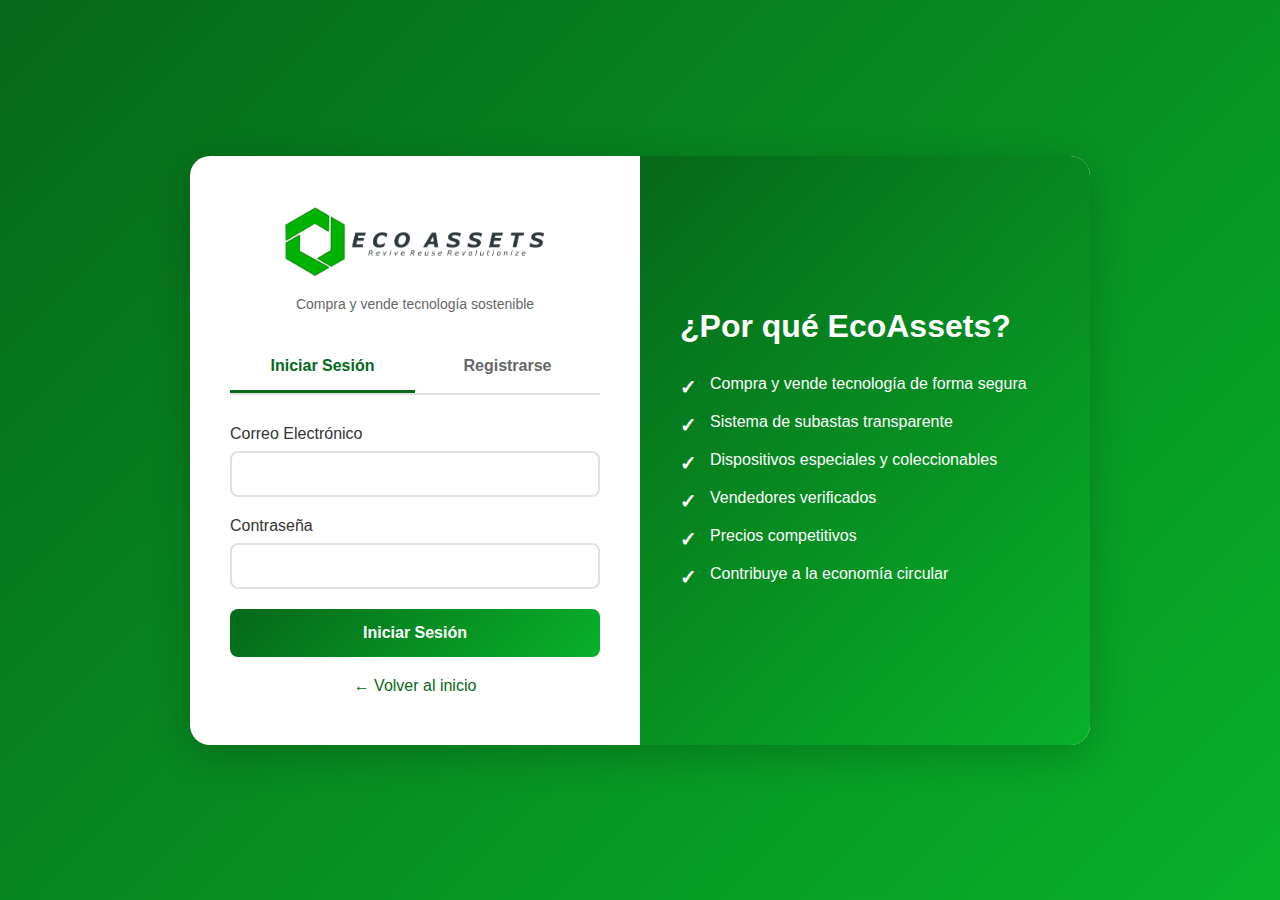
<file: EcoAssets/frontend/admin.html>
<!DOCTYPE html>
<html lang="es">
<head>
    <meta charset="UTF-8">
    <meta name="viewport" content="width=device-width, initial-scale=1.0">
    <title>Panel de Administración - EcoAssets</title>
    <style>
        * {
            margin: 0;
            padding: 0;
            box-sizing: border-box;
        }

        body {
            font-family: 'Segoe UI', Tahoma, Geneva, Verdana, sans-serif;
            background-color: #f5f5f5;
            color: #2D393C;
        }

        .header {
            background: linear-gradient(135deg, #066819, #08B12A);
            color: white;
            padding: 20px 30px;
            box-shadow: 0 2px 10px rgba(0,0,0,0.1);
        }

        .header-content {
            display: flex;
            justify-content: space-between;
            align-items: center;
            max-width: 1400px;
            margin: 0 auto;
        }

        .header h1 {
            font-size: 28px;
        }

        .user-info {
            display: flex;
            align-items: center;
            gap: 15px;
        }

        .btn-logout {
            background: rgba(255,255,255,0.2);
            color: white;
            border: 2px solid white;
            padding: 8px 20px;
            border-radius: 6px;
            cursor: pointer;
            font-weight: 600;
            transition: 0.3s;
        }

        .btn-logout:hover {
            background: white;
            color: #066819;
        }

        .container {
            max-width: 1400px;
            margin: 30px auto;
            padding: 0 20px;
        }

        .stats-grid {
            display: grid;
            grid-template-columns: repeat(auto-fit, minmax(250px, 1fr));
            gap: 20px;
            margin-bottom: 30px;
        }

        .stat-card {
            background: white;
            padding: 25px;
            border-radius: 12px;
            box-shadow: 0 2px 10px rgba(0,0,0,0.1);
            transition: transform 0.3s;
        }

        .stat-card:hover {
            transform: translateY(-5px);
        }

        .stat-icon {
            font-size: 40px;
            margin-bottom: 15px;
        }

        .stat-value {
            font-size: 36px;
            font-weight: bold;
            color: #066819;
            margin-bottom: 5px;
        }

        .stat-label {
            color: #666;
            font-size: 16px;
        }

        .content-section {
            background: white;
            border-radius: 12px;
            padding: 30px;
            box-shadow: 0 2px 10px rgba(0,0,0,0.1);
            margin-bottom: 30px;
        }

        .section-title {
            font-size: 24px;
            color: #066819;
            margin-bottom: 20px;
            padding-bottom: 10px;
            border-bottom: 2px solid #e0e0e0;
        }

        .chart-container {
            height: 300px;
            display: flex;
            align-items: flex-end;
            gap: 20px;
            padding: 20px 0;
        }

        .chart-bar {
            flex: 1;
            background: linear-gradient(180deg, #08B12A, #066819);
            border-radius: 8px 8px 0 0;
            display: flex;
            flex-direction: column;
            justify-content: flex-end;
            align-items: center;
            color: white;
            padding: 10px;
            transition: all 0.3s;
            cursor: pointer;
        }

        .chart-bar:hover {
            opacity: 0.8;
            transform: scale(1.05);
        }

        .chart-value {
            font-size: 18px;
            font-weight: bold;
            margin-bottom: 10px;
        }

        .chart-label {
            font-size: 12px;
            text-align: center;
            margin-top: auto;
        }

        .table-container {
            overflow-x: auto;
        }

        table {
            width: 100%;
            border-collapse: collapse;
        }

        thead {
            background-color: #066819;
            color: white;
        }

        th, td {
            padding: 15px;
            text-align: left;
            border-bottom: 1px solid #e0e0e0;
        }

        tbody tr:hover {
            background-color: #f5f5f5;
        }

        .badge {
            display: inline-block;
            padding: 5px 12px;
            border-radius: 20px;
            font-size: 12px;
            font-weight: 600;
        }

        .badge-success {
            background-color: #e5ffe5;
            color: #2e7d32;
        }

        .badge-warning {
            background-color: #fff8e5;
            color: #f57c00;
        }

        .badge-info {
            background-color: #e5f3ff;
            color: #0277bd;
        }

        .tabs {
            display: flex;
            gap: 10px;
            margin-bottom: 20px;
            border-bottom: 2px solid #e0e0e0;
        }

        .tab-btn {
            padding: 12px 24px;
            background: none;
            border: none;
            cursor: pointer;
            font-size: 16px;
            font-weight: 600;
            color: #666;
            border-bottom: 3px solid transparent;
            transition: all 0.3s;
        }

        .tab-btn.active {
            color: #066819;
            border-bottom-color: #066819;
        }

        .tab-content {
            display: none;
        }

        .tab-content.active {
            display: block;
        }

        .loading {
            text-align: center;
            padding: 40px;
            color: #666;
        }

        .loading-spinner {
            border: 4px solid #f3f3f3;
            border-top: 4px solid #066819;
            border-radius: 50%;
            width: 40px;
            height: 40px;
            animation: spin 1s linear infinite;
            margin: 20px auto;
        }

        @keyframes spin {
            0% { transform: rotate(0deg); }
            100% { transform: rotate(360deg); }
        }
    </style>
</head>
<body>
    <div class="header">
        <div class="header-content">
            <h1>📊 Panel de Administración</h1>
            <div class="user-info">
                <span id="adminName">Admin</span>
                <button class="btn-logout" onclick="cerrarSesion()">Cerrar Sesión</button>
            </div>
        </div>
    </div>

    <div class="container">
        <!-- ESTADÍSTICAS PRINCIPALES -->
        <div class="stats-grid">
            <div class="stat-card">
                <div class="stat-icon">👥</div>
                <div class="stat-value" id="totalUsuarios">-</div>
                <div class="stat-label">Usuarios Registrados</div>
            </div>

            <div class="stat-card">
                <div class="stat-icon">📱</div>
                <div class="stat-value" id="totalDispositivos">-</div>
                <div class="stat-label">Dispositivos en Venta</div>
            </div>

            <div class="stat-card">
                <div class="stat-icon">📦</div>
                <div class="stat-value" id="pedidosActivos">-</div>
                <div class="stat-label">Pedidos Activos</div>
            </div>

            <div class="stat-card">
                <div class="stat-icon">💰</div>
                <div class="stat-value" id="ventasTotales">-</div>
                <div class="stat-label">Ventas Totales</div>
            </div>
        </div>

        <!-- GRÁFICO DE DISPOSITIVOS POR CATEGORÍA -->
        <div class="content-section">
            <h2 class="section-title">Dispositivos por Categoría</h2>
            <div id="chartContainer" class="chart-container">
                <div class="loading">
                    <div class="loading-spinner"></div>
                    <p>Cargando estadísticas...</p>
                </div>
            </div>
        </div>

        <!-- TABS DE INFORMACIÓN -->
        <div class="content-section">
            <div class="tabs">
                <button class="tab-btn active" onclick="switchTab('dispositivos')">Dispositivos</button>
                <button class="tab-btn" onclick="switchTab('usuarios')">Usuarios</button>
                <button class="tab-btn" onclick="switchTab('actividad')">Actividad Reciente</button>
            </div>

            <!-- TAB DISPOSITIVOS -->
            <div id="dispositivosTab" class="tab-content active">
                <div class="table-container">
                    <table>
                        <thead>
                            <tr>
                                <th>ID</th>
                                <th>Nombre</th>
                                <th>Categoría</th>
                                <th>Precio</th>
                                <th>Vendedor</th>
                                <th>Estado</th>
                            </tr>
                        </thead>
                        <tbody id="dispositivosTable">
                            <tr>
                                <td colspan="6" class="loading">Cargando datos...</td>
                            </tr>
                        </tbody>
                    </table>
                </div>
            </div>

            <!-- TAB USUARIOS -->
            <div id="usuariosTab" class="tab-content">
                <div class="table-container">
                    <table>
                        <thead>
                            <tr>
                                <th>ID</th>
                                <th>Nombre</th>
                                <th>Correo</th>
                                <th>Celular</th>
                                <th>Fecha Registro</th>
                                <th>Tipo</th>
                            </tr>
                        </thead>
                        <tbody id="usuariosTable">
                            <tr>
                                <td colspan="6" class="loading">Cargando datos...</td>
                            </tr>
                        </tbody>
                    </table>
                </div>
            </div>

            <!-- TAB ACTIVIDAD -->
            <div id="actividadTab" class="tab-content">
                <p>Actividad reciente del sistema</p>
                <ul id="actividadList" style="padding: 20px;">
                    <li>Sistema iniciado correctamente</li>
                </ul>
            </div>
        </div>
    </div>

    <script>
        const API_URL = 'http://localhost:8080/api';
        let dashboardData = null;

        // Verificar autenticación
        window.addEventListener('load', () => {
            const usuario = localStorage.getItem('usuario');
            if (!usuario) {
                window.location.href = 'login.html';
                return;
            }

            const userData = JSON.parse(usuario);
            if (!userData.esAdmin) {
                alert('No tienes permisos de administrador');
                window.location.href = 'index.html';
                return;
            }

            document.getElementById('adminName').textContent = userData.nombre;
            cargarDashboard();
        });

        async function cargarDashboard() {
            try {
                const response = await fetch(`${API_URL}/admin/dashboard`);
                
                if (response.ok) {
                    dashboardData = await response.json();
                    actualizarEstadisticas(dashboardData);
                    generarGrafico(dashboardData.dispositivosPorCategoria);
                    cargarDispositivos();
                    cargarUsuarios();
                } else {
                    console.error('Error al cargar dashboard');
                }
            } catch (error) {
                console.error('Error:', error);
                // Usar datos de ejemplo si falla la conexión
                usarDatosEjemplo();
            }
        }

        function actualizarEstadisticas(data) {
            document.getElementById('totalUsuarios').textContent = data.totalUsuarios || 0;
            document.getElementById('totalDispositivos').textContent = data.totalDispositivos || 0;
            document.getElementById('pedidosActivos').textContent = data.pedidosActivos || 0;
            
            const ventas = data.ventasTotales || 0;
            document.getElementById('ventasTotales').textContent = 
                '$' + ventas.toLocaleString('es-CO');
        }

        function generarGrafico(categorias) {
            const container = document.getElementById('chartContainer');
            container.innerHTML = '';

            if (!categorias || Object.keys(categorias).length === 0) {
                container.innerHTML = '<p>No hay datos disponibles</p>';
                return;
            }

            const maxValue = Math.max(...Object.values(categorias));

            Object.entries(categorias).forEach(([nombre, cantidad]) => {
                const bar = document.createElement('div');
                bar.className = 'chart-bar';
                bar.style.height = `${(cantidad / maxValue) * 100}%`;
                bar.innerHTML = `
                    <div class="chart-value">${cantidad}</div>
                    <div class="chart-label">${nombre}</div>
                `;
                container.appendChild(bar);
            });
        }

        async function cargarDispositivos() {
            try {
                const response = await fetch(`${API_URL}/dispositivos`);
                
                if (response.ok) {
                    const dispositivos = await response.json();
                    mostrarDispositivos(dispositivos);
                }
            } catch (error) {
                console.error('Error:', error);
                mostrarDispositivosEjemplo();
            }
        }

        function mostrarDispositivos(dispositivos) {
            const tbody = document.getElementById('dispositivosTable');
            tbody.innerHTML = '';

            if (dispositivos.length === 0) {
                tbody.innerHTML = '<tr><td colspan="6">No hay dispositivos registrados</td></tr>';
                return;
            }

            dispositivos.slice(0, 10).forEach(disp => {
                const tr = document.createElement('tr');
                tr.innerHTML = `
                    <td>${disp.codigo}</td>
                    <td>${disp.nombre}</td>
                    <td>${disp.categoria?.nombre || 'N/A'}</td>
                    <td>$${disp.precioActual?.toLocaleString('es-CO')}</td>
                    <td>${disp.usuario?.nombre || 'N/A'}</td>
                    <td>
                        <span class="badge ${disp.vendido ? 'badge-success' : 'badge-info'}">
                            ${disp.vendido ? 'Vendido' : 'Disponible'}
                        </span>
                    </td>
                `;
                tbody.appendChild(tr);
            });
        }

        async function cargarUsuarios() {
            try {
                const response = await fetch(`${API_URL}/usuarios`);
                
                if (response.ok) {
                    const usuarios = await response.json();
                    mostrarUsuarios(usuarios);
                }
            } catch (error) {
                console.error('Error:', error);
                mostrarUsuariosEjemplo();
            }
        }

        function mostrarUsuarios(usuarios) {
            const tbody = document.getElementById('usuariosTable');
            tbody.innerHTML = '';

            if (usuarios.length === 0) {
                tbody.innerHTML = '<tr><td colspan="6">No hay usuarios registrados</td></tr>';
                return;
            }

            usuarios.slice(0, 10).forEach(user => {
                const tr = document.createElement('tr');
                const fecha = new Date(user.fechaRegistro).toLocaleDateString('es-CO');
                tr.innerHTML = `
                    <td>${user.idUsuario}</td>
                    <td>${user.nombre}</td>
                    <td>${user.correo}</td>
                    <td>${user.celular}</td>
                    <td>${fecha}</td>
                    <td>
                        <span class="badge ${user.esAdmin ? 'badge-warning' : 'badge-info'}">
                            ${user.esAdmin ? 'Admin' : 'Usuario'}
                        </span>
                    </td>
                `;
                tbody.appendChild(tr);
            });
        }

        function switchTab(tab) {
            // Actualizar botones
            document.querySelectorAll('.tab-btn').forEach(btn => btn.classList.remove('active'));
            event.target.classList.add('active');

            // Actualizar contenido
            document.querySelectorAll('.tab-content').forEach(content => content.classList.remove('active'));
            document.getElementById(tab + 'Tab').classList.add('active');
        }

        function cerrarSesion() {
            localStorage.removeItem('usuario');
            window.location.href = 'login.html';
        }

        // Datos de ejemplo si falla la conexión
        function usarDatosEjemplo() {
            const datosEjemplo = {
                totalUsuarios: 150,
                totalDispositivos: 320,
                pedidosActivos: 45,
                ventasTotales: 15000000,
                dispositivosPorCategoria: {
                    'Teléfonos': 80,
                    'Computadores': 65,
                    'Audio': 45,
                    'Gaming': 55,
                    'Tablets': 35,
                    'Accesorios': 40
                }
            };

            actualizarEstadisticas(datosEjemplo);
            generarGrafico(datosEjemplo.dispositivosPorCategoria);
            mostrarDispositivosEjemplo();
            mostrarUsuariosEjemplo();
        }

        function mostrarDispositivosEjemplo() {
            const tbody = document.getElementById('dispositivosTable');
            tbody.innerHTML = `
                <tr><td>1</td><td>iPhone 11</td><td>Teléfonos</td><td>$1,200,000</td><td>user1</td><td><span class="badge badge-info">Disponible</span></td></tr>
                <tr><td>2</td><td>PS4</td><td>Gaming</td><td>$800,000</td><td>user2</td><td><span class="badge badge-info">Disponible</span></td></tr>
                <tr><td>3</td><td>Laptop HP</td><td>Computadores</td><td>$1,500,000</td><td>user3</td><td><span class="badge badge-success">Vendido</span></td></tr>
            `;
        }

        function mostrarUsuariosEjemplo() {
            const tbody = document.getElementById('usuariosTable');
            tbody.innerHTML = `
                <tr><td>1</td><td>admin</td><td>admin@ecoassets.com</td><td>3001234567</td><td>${new Date().toLocaleDateString('es-CO')}</td><td><span class="badge badge-warning">Admin</span></td></tr>
                <tr><td>2</td><td>usuario1</td><td>usuario1@email.com</td><td>3007654321</td><td>${new Date().toLocaleDateString('es-CO')}</td><td><span class="badge badge-info">Usuario</span></td></tr>
            `;
        }
    </script>
</body>
</html>
</file>
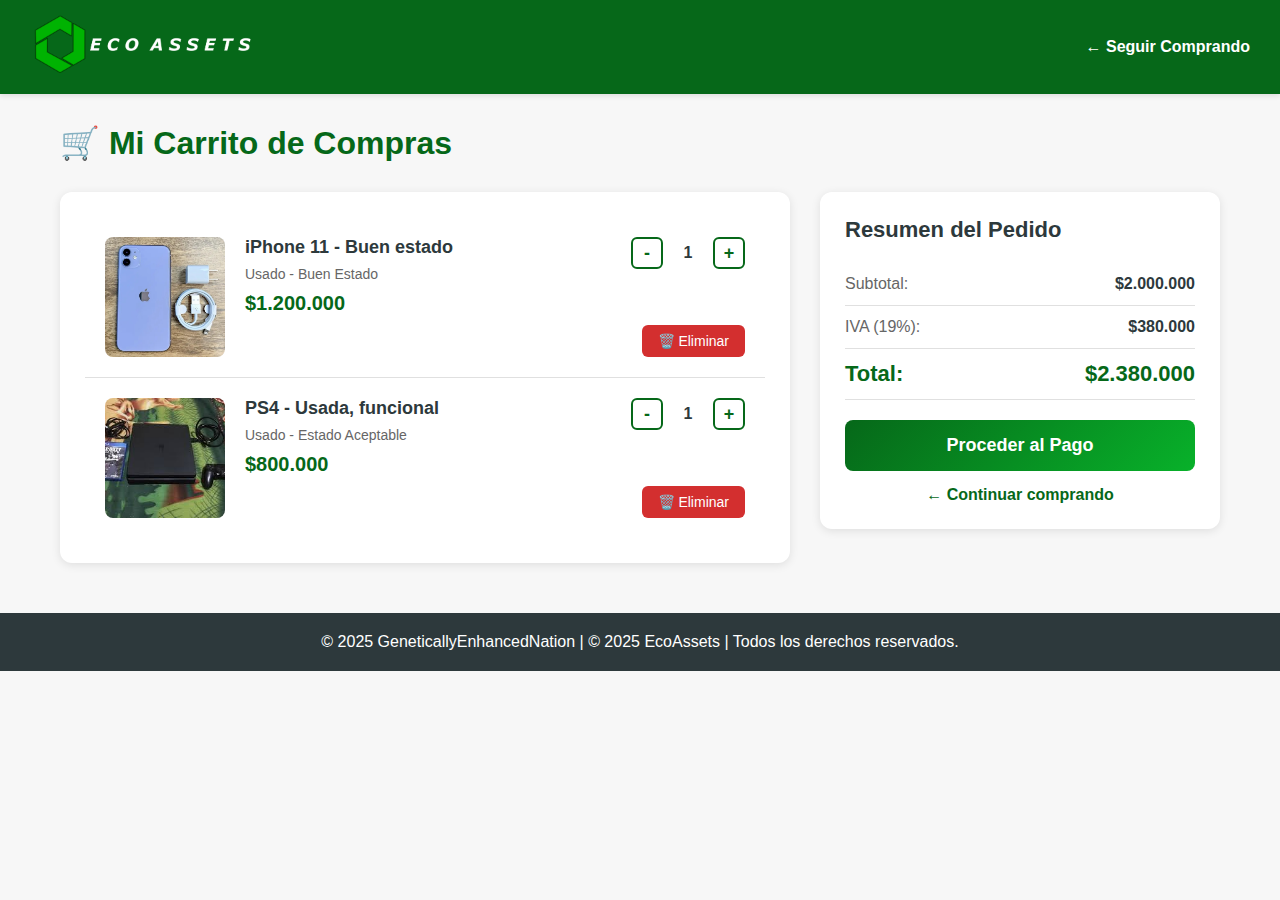
<file: EcoAssets/frontend/carrito.html>
<!DOCTYPE html>
<html lang="es">

<head>
    <meta charset="UTF-8">
    <meta name="viewport" content="width=device-width, initial-scale=1.0">
    <title>Carrito de Compras - EcoAssets</title>
    <style>
        * {
            margin: 0;
            padding: 0;
            box-sizing: border-box;
        }

        body {
            font-family: 'Segoe UI', Tahoma, Geneva, Verdana, sans-serif;
            background-color: #f7f7f7;
            color: #2D393C;
        }

        /* HEADER */
        header {
            background-color: #066819;
            color: white;
            padding: 15px 30px;
            box-shadow: 0 2px 5px rgba(0, 0, 0, 0.1);
        }

        nav {
            display: flex;
            align-items: center;
            justify-content: space-between;
            max-width: 1400px;
            margin: 0 auto;
        }

        .logo img {
            height: 60px;
        }

        .back-link {
            color: white;
            text-decoration: none;
            font-size: 16px;
            font-weight: 600;
            transition: 0.3s;
        }

        .back-link:hover {
            opacity: 0.8;
        }

        /* MAIN */
        .container {
            max-width: 1200px;
            margin: 30px auto;
            padding: 0 20px;
        }

        h1 {
            font-size: 32px;
            color: #066819;
            margin-bottom: 30px;
        }

        .cart-empty {
            text-align: center;
            padding: 60px 20px;
            background: white;
            border-radius: 12px;
            box-shadow: 0 2px 10px rgba(0, 0, 0, 0.1);
        }

        .cart-empty-icon {
            font-size: 80px;
            margin-bottom: 20px;
        }

        .cart-empty h2 {
            color: #666;
            margin-bottom: 15px;
        }

        .btn-primary {
            display: inline-block;
            background: linear-gradient(135deg, #066819, #08B12A);
            color: white;
            padding: 12px 30px;
            border-radius: 8px;
            text-decoration: none;
            font-weight: 600;
            transition: 0.3s;
            border: none;
            cursor: pointer;
            font-size: 16px;
        }

        .btn-primary:hover {
            transform: translateY(-2px);
            box-shadow: 0 5px 15px rgba(6, 104, 25, 0.4);
        }

        .cart-content {
            display: grid;
            grid-template-columns: 1fr 400px;
            gap: 30px;
        }

        /* ITEMS DEL CARRITO */
        .cart-items {
            background: white;
            border-radius: 12px;
            padding: 25px;
            box-shadow: 0 2px 10px rgba(0, 0, 0, 0.1);
        }

        .cart-item {
            display: flex;
            gap: 20px;
            padding: 20px;
            border-bottom: 1px solid #e0e0e0;
            transition: 0.3s;
        }

        .cart-item:hover {
            background-color: #f9f9f9;
        }

        .cart-item:last-child {
            border-bottom: none;
        }

        .item-image {
            width: 120px;
            height: 120px;
            object-fit: cover;
            border-radius: 8px;
        }

        .item-details {
            flex: 1;
        }

        .item-name {
            font-size: 18px;
            font-weight: 600;
            color: #2D393C;
            margin-bottom: 8px;
        }

        .item-state {
            color: #666;
            font-size: 14px;
            margin-bottom: 10px;
        }

        .item-price {
            font-size: 20px;
            font-weight: bold;
            color: #066819;
        }

        .item-actions {
            display: flex;
            flex-direction: column;
            justify-content: space-between;
            align-items: flex-end;
        }

        .quantity-control {
            display: flex;
            align-items: center;
            gap: 10px;
            margin-bottom: 15px;
        }

        .quantity-btn {
            width: 32px;
            height: 32px;
            border: 2px solid #066819;
            background: white;
            color: #066819;
            border-radius: 6px;
            cursor: pointer;
            font-size: 18px;
            font-weight: bold;
            transition: 0.3s;
        }

        .quantity-btn:hover {
            background: #066819;
            color: white;
        }

        .quantity-value {
            font-size: 16px;
            font-weight: 600;
            min-width: 30px;
            text-align: center;
        }

        .btn-remove {
            background: #d32f2f;
            color: white;
            border: none;
            padding: 8px 16px;
            border-radius: 6px;
            cursor: pointer;
            font-size: 14px;
            transition: 0.3s;
        }

        .btn-remove:hover {
            background: #b71c1c;
        }

        /* RESUMEN */
        .cart-summary {
            background: white;
            border-radius: 12px;
            padding: 25px;
            box-shadow: 0 2px 10px rgba(0, 0, 0, 0.1);
            height: fit-content;
            position: sticky;
            top: 20px;
        }

        .summary-title {
            font-size: 22px;
            font-weight: 600;
            margin-bottom: 20px;
            color: #2D393C;
        }

        .summary-row {
            display: flex;
            justify-content: space-between;
            padding: 12px 0;
            border-bottom: 1px solid #e0e0e0;
        }

        .summary-row:last-child {
            border-bottom: none;
            padding-top: 20px;
            margin-top: 10px;
            border-top: 2px solid #066819;
        }

        .summary-label {
            color: #666;
            font-size: 16px;
        }

        .summary-value {
            font-weight: 600;
            color: #2D393C;
            font-size: 16px;
        }

        .summary-total .summary-label,
        .summary-total .summary-value {
            font-size: 22px;
            font-weight: bold;
            color: #066819;
        }

        .btn-checkout {
            width: 100%;
            margin-top: 20px;
            padding: 15px;
            font-size: 18px;
        }

        .continue-shopping {
            text-align: center;
            margin-top: 15px;
        }

        .continue-shopping a {
            color: #066819;
            text-decoration: none;
            font-weight: 600;
        }

        .continue-shopping a:hover {
            text-decoration: underline;
        }

        /* FOOTER */
        footer {
            text-align: center;
            background-color: #2D393C;
            color: white;
            padding: 20px;
            margin-top: 50px;
        }

        /* RESPONSIVE */
        @media (max-width: 968px) {
            .cart-content {
                grid-template-columns: 1fr;
            }

            .cart-summary {
                position: static;
            }

            .cart-item {
                flex-direction: column;
            }

            .item-image {
                width: 100%;
                height: 200px;
            }

            .item-actions {
                flex-direction: row;
                justify-content: space-between;
                align-items: center;
                width: 100%;
            }
        }
    </style>
</head>

<body>
    <header>
        <nav>
            <div class="logo">
                <img src="img/logo.png" alt="Logo EcoAssets">
            </div>
            <a href="index.html" class="back-link">← Seguir Comprando</a>
        </nav>
    </header>

    <div class="container">
        <h1>🛒 Mi Carrito de Compras</h1>

        <!-- CARRITO VACÍO -->
        <div id="emptyCart" class="cart-empty" style="display: none;">
            <div class="cart-empty-icon">🛒</div>
            <h2>Tu carrito está vacío</h2>
            <p style="color: #666; margin-bottom: 25px;">Agrega productos para comenzar tu compra</p>
            <a href="index.html" class="btn-primary">Explorar Productos</a>
        </div>

        <!-- CARRITO CON ITEMS -->
        <div id="cartContent" class="cart-content">
            <!-- ITEMS -->
            <div class="cart-items">
                <div id="cartItemsContainer">
                    <!-- Los items se cargarán dinámicamente -->
                </div>
            </div>

            <!-- RESUMEN -->
            <div class="cart-summary">
                <h2 class="summary-title">Resumen del Pedido</h2>

                <div class="summary-row">
                    <span class="summary-label">Subtotal:</span>
                    <span class="summary-value" id="subtotal">$0</span>
                </div>

                <div class="summary-row">
                    <span class="summary-label">IVA (19%):</span>
                    <span class="summary-value" id="iva">$0</span>
                </div>

                <div class="summary-row summary-total">
                    <span class="summary-label">Total:</span>
                    <span class="summary-value" id="total">$0</span>
                </div>

                <button class="btn-primary btn-checkout" onclick="realizarCompra()">
                    Proceder al Pago
                </button>

                <div class="continue-shopping">
                    <a href="index.html">← Continuar comprando</a>
                </div>
            </div>
        </div>
    </div>

    <footer>
        <p>© 2025 GeneticallyEnhancedNation | © 2025 EcoAssets | Todos los derechos reservados.</p>
    </footer>

    <script>
        const API_URL = 'http://localhost:8080/api';
        let carritoItems = [];

        // Cargar carrito al iniciar
        window.addEventListener('load', () => {
            cargarCarrito();
        });

        function cargarCarrito() {
            // Obtener carrito del localStorage (simulación)
            const carritoGuardado = localStorage.getItem('carrito');

            if (carritoGuardado) {
                carritoItems = JSON.parse(carritoGuardado);
            } else {
                // Datos de ejemplo para demostración
                carritoItems = [
                    {
                        id: 1,
                        nombre: 'iPhone 11 - Buen estado',
                        precio: 1200000,
                        cantidad: 1,
                        imagen: 'img/placeholder1.jpg',
                        estado: 'Usado - Buen Estado'
                    },
                    {
                        id: 2,
                        nombre: 'PS4 - Usada, funcional',
                        precio: 800000,
                        cantidad: 1,
                        imagen: 'img/placeholder2.jpg',
                        estado: 'Usado - Estado Aceptable'
                    }
                ];
            }

            if (carritoItems.length === 0) {
                mostrarCarritoVacio();
            } else {
                mostrarCarritoConItems();
            }
        }

        function mostrarCarritoVacio() {
            document.getElementById('emptyCart').style.display = 'block';
            document.getElementById('cartContent').style.display = 'none';
        }

        function mostrarCarritoConItems() {
            document.getElementById('emptyCart').style.display = 'none';
            document.getElementById('cartContent').style.display = 'grid';

            renderizarItems();
            actualizarTotales();
        }

        function renderizarItems() {
            const container = document.getElementById('cartItemsContainer');
            container.innerHTML = '';

            carritoItems.forEach((item, index) => {
                const itemDiv = document.createElement('div');
                itemDiv.className = 'cart-item';
                itemDiv.innerHTML = `
                    <img src="${item.imagen}" alt="${item.nombre}" class="item-image">
                    
                    <div class="item-details">
                        <h3 class="item-name">${item.nombre}</h3>
                        <p class="item-state">${item.estado}</p>
                        <p class="item-price">$${item.precio.toLocaleString('es-CO')}</p>
                    </div>

                    <div class="item-actions">
                        <div class="quantity-control">
                            <button class="quantity-btn" onclick="cambiarCantidad(${index}, -1)">-</button>
                            <span class="quantity-value">${item.cantidad}</span>
                            <button class="quantity-btn" onclick="cambiarCantidad(${index}, 1)">+</button>
                        </div>
                        <button class="btn-remove" onclick="eliminarItem(${index})">
                            🗑️ Eliminar
                        </button>
                    </div>
                `;
                container.appendChild(itemDiv);
            });
        }

        function cambiarCantidad(index, cambio) {
            carritoItems[index].cantidad += cambio;

            if (carritoItems[index].cantidad <= 0) {
                eliminarItem(index);
            } else {
                guardarCarrito();
                renderizarItems();
                actualizarTotales();
            }
        }

        function eliminarItem(index) {
            if (confirm('¿Estás seguro de eliminar este producto?')) {
                carritoItems.splice(index, 1);
                guardarCarrito();

                if (carritoItems.length === 0) {
                    mostrarCarritoVacio();
                } else {
                    renderizarItems();
                    actualizarTotales();
                }
            }
        }

        function actualizarTotales() {
            let subtotal = 0;

            carritoItems.forEach(item => {
                subtotal += item.precio * item.cantidad;
            });

            const iva = subtotal * 0.19;
            const total = subtotal + iva;

            document.getElementById('subtotal').textContent = '$' + subtotal.toLocaleString('es-CO');
            document.getElementById('iva').textContent = '$' + Math.round(iva).toLocaleString('es-CO');
            document.getElementById('total').textContent = '$' + Math.round(total).toLocaleString('es-CO');
        }

        function guardarCarrito() {
            localStorage.setItem('carrito', JSON.stringify(carritoItems));
        }

        async function realizarCompra() {
            // Verificar si hay sesión iniciada
            const usuario = localStorage.getItem('usuario');

            if (!usuario) {
                alert('Debes iniciar sesión para realizar la compra');
                window.location.href = 'login.html';
                return;
            }

            if (carritoItems.length === 0) {
                alert('Tu carrito está vacío');
                return;
            }

            if (confirm('¿Confirmas la compra de estos productos?')) {
                try {
                    const userData = JSON.parse(usuario);

                    // Aquí llamarías a la API para crear el pedido
                    // const response = await fetch(`${API_URL}/pedidos`, {
                    //     method: 'POST',
                    //     headers: { 'Content-Type': 'application/json' },
                    //     body: JSON.stringify({ usuarioId: userData.idUsuario })
                    // });

                    // Simulación
                    alert('¡Compra realizada exitosamente! 🎉\n\nRecibirás un correo con los detalles de tu pedido.');

                    // Limpiar carrito
                    carritoItems = [];
                    guardarCarrito();
                    mostrarCarritoVacio();

                    // Redireccionar después de 2 segundos
                    setTimeout(() => {
                        window.location.href = 'index.html';
                    }, 2000);

                } catch (error) {
                    console.error('Error:', error);
                    alert('Error al procesar la compra. Intenta nuevamente.');
                }
            }
        }
    </script>
</body>

</html>
</file>
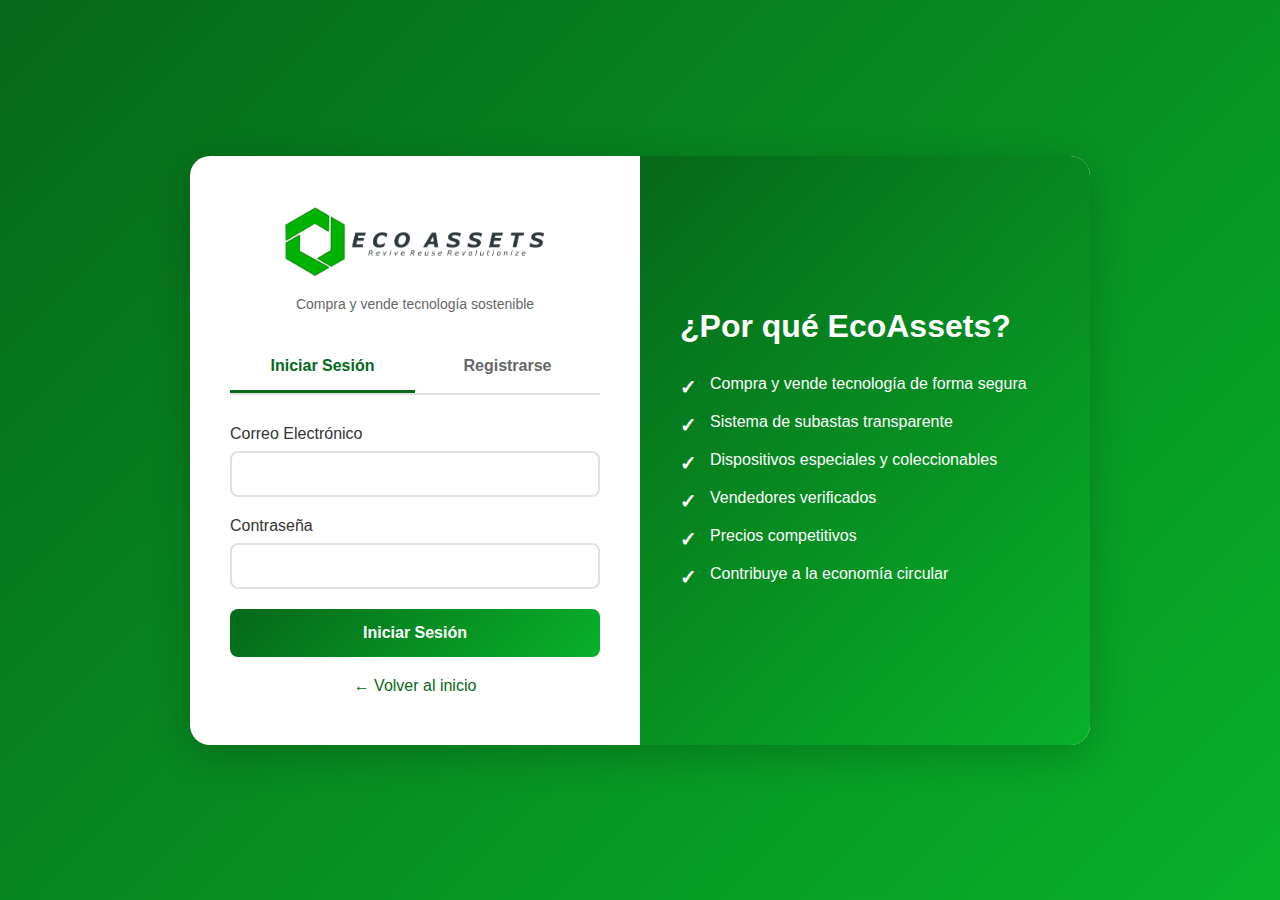
<file: EcoAssets/frontend/login.html>
<!DOCTYPE html>
<html lang="es">

<head>
    <meta charset="UTF-8">
    <link rel="icon" href="img/icon.png" type="image/x-icon">
    <meta name="viewport" content="width=device-width, initial-scale=1.0">
    <title>Iniciar Sesión / Registrarse - EcoAssets</title>
    <style>
        * {
            margin: 0;
            padding: 0;
            box-sizing: border-box;
        }

        body {
            font-family: 'Segoe UI', Tahoma, Geneva, Verdana, sans-serif;
            background: linear-gradient(135deg, #066819, #08B12A);
            min-height: 100vh;
            display: flex;
            align-items: center;
            justify-content: center;
            padding: 20px;
        }

        .container {
            background: white;
            border-radius: 20px;
            box-shadow: 0 10px 40px rgba(0, 0, 0, 0.2);
            overflow: hidden;
            max-width: 900px;
            width: 100%;
            display: flex;
        }

        .form-side {
            flex: 1;
            padding: 50px 40px;
        }

        .info-side {
            flex: 1;
            background: linear-gradient(135deg, #066819, #08B12A);
            color: white;
            padding: 50px 40px;
            display: flex;
            flex-direction: column;
            justify-content: center;
        }

        .logo {
            text-align: center;
            margin-bottom: 30px;
        }

        .logo h1 {
            color: #066819;
            font-size: 32px;
            margin-bottom: 10px;
        }

        .logo p {
            color: #666;
            font-size: 14px;
        }

        .tabs {
            display: flex;
            margin-bottom: 30px;
            border-bottom: 2px solid #e0e0e0;
        }

        .tab {
            flex: 1;
            padding: 15px;
            text-align: center;
            cursor: pointer;
            font-weight: 600;
            color: #666;
            transition: all 0.3s;
            border-bottom: 3px solid transparent;
        }

        .tab.active {
            color: #066819;
            border-bottom-color: #066819;
        }

        .form-container {
            display: none;
        }

        .form-container.active {
            display: block;
        }

        .form-group {
            margin-bottom: 20px;
        }

        .form-group label {
            display: block;
            margin-bottom: 8px;
            color: #333;
            font-weight: 500;
        }

        .form-group input {
            width: 100%;
            padding: 12px 15px;
            border: 2px solid #e0e0e0;
            border-radius: 8px;
            font-size: 16px;
            transition: border 0.3s;
        }

        .form-group input:focus {
            outline: none;
            border-color: #066819;
        }

        .form-group small {
            display: block;
            margin-top: 5px;
            color: #666;
            font-size: 13px;
        }

        .btn-submit {
            width: 100%;
            padding: 15px;
            background: linear-gradient(135deg, #066819, #08B12A);
            color: white;
            border: none;
            border-radius: 8px;
            font-size: 16px;
            font-weight: 600;
            cursor: pointer;
            transition: all 0.3s;
        }

        .btn-submit:hover {
            transform: translateY(-2px);
            box-shadow: 0 5px 15px rgba(6, 104, 25, 0.4);
        }

        .message {
            padding: 12px;
            border-radius: 8px;
            margin-bottom: 20px;
            display: none;
        }

        .message.error {
            background-color: #ffe5e5;
            color: #d32f2f;
            border: 1px solid #d32f2f;
        }

        .message.success {
            background-color: #e5ffe5;
            color: #2e7d32;
            border: 1px solid #2e7d32;
        }

        .info-side h2 {
            font-size: 32px;
            margin-bottom: 20px;
        }

        .info-side ul {
            list-style: none;
        }

        .info-side li {
            padding: 10px 0;
            padding-left: 30px;
            position: relative;
        }

        .info-side li:before {
            content: "✓";
            position: absolute;
            left: 0;
            font-weight: bold;
            font-size: 20px;
        }

        .back-link {
            text-align: center;
            margin-top: 20px;
        }

        .back-link a {
            color: #066819;
            text-decoration: none;
            font-weight: 500;
        }

        .back-link a:hover {
            text-decoration: underline;
        }

        @media (max-width: 768px) {
            .container {
                flex-direction: column;
            }

            .info-side {
                order: -1;
                padding: 30px 20px;
            }

            .form-side {
                padding: 30px 20px;
            }
        }
    </style>
</head>

<body>
    <div class="container">
        <div class="form-side">
            <div class="logo">
                <h1><img src="img/logo-full.png" alt="logo" width="273" height="72"></h1>
                <p>Compra y vende tecnología sostenible</p>
            </div>

            <div class="tabs">
                <div class="tab active" onclick="switchTab('login')">Iniciar Sesión</div>
                <div class="tab" onclick="switchTab('registro')">Registrarse</div>
            </div>

            <div id="message" class="message"></div>

            <!-- FORMULARIO DE LOGIN -->
            <div id="loginForm" class="form-container active">
                <form onsubmit="handleLogin(event)">
                    <div class="form-group">
                        <label for="loginCorreo">Correo Electrónico</label>
                        <input type="email" id="loginCorreo" required>
                    </div>

                    <div class="form-group">
                        <label for="loginPassword">Contraseña</label>
                        <input type="password" id="loginPassword" required>
                    </div>

                    <button type="submit" class="btn-submit">Iniciar Sesión</button>
                </form>
            </div>

            <!-- FORMULARIO DE REGISTRO -->
            <div id="registroForm" class="form-container">
                <form onsubmit="handleRegistro(event)">
                    <div class="form-group">
                        <label for="regNombre">Nombre de Usuario</label>
                        <input type="text" id="regNombre" required minlength="3">
                        <small>Debe ser único, mínimo 3 caracteres</small>
                    </div>

                    <div class="form-group">
                        <label for="regCorreo">Correo Electrónico</label>
                        <input type="email" id="regCorreo" required>
                    </div>

                    <div class="form-group">
                        <label for="regCelular">Número de Celular</label>
                        <input type="tel" id="regCelular" required pattern="[0-9]{10}">
                        <small>10 dígitos sin espacios</small>
                    </div>

                    <div class="form-group">
                        <label for="regPassword">Contraseña</label>
                        <input type="password" id="regPassword" required minlength="6">
                        <small>Mínimo 6 caracteres</small>
                    </div>

                    <div class="form-group">
                        <label for="regPasswordConfirm">Confirmar Contraseña</label>
                        <input type="password" id="regPasswordConfirm" required>
                    </div>

                    <button type="submit" class="btn-submit">Crear Cuenta</button>
                </form>
            </div>

            <div class="back-link">
                <a href="index.html">← Volver al inicio</a>
            </div>
        </div>

        <div class="info-side">
            <h2>¿Por qué EcoAssets?</h2>
            <ul>
                <li>Compra y vende tecnología de forma segura</li>
                <li>Sistema de subastas transparente</li>
                <li>Dispositivos especiales y coleccionables</li>
                <li>Vendedores verificados</li>
                <li>Precios competitivos</li>
                <li>Contribuye a la economía circular</li>
            </ul>
        </div>
    </div>

    <script>
        const API_URL = 'http://localhost:8080/api';

        function switchTab(tab) {
            // Cambiar tabs activas
            document.querySelectorAll('.tab').forEach(t => t.classList.remove('active'));
            event.target.classList.add('active');

            // Cambiar formularios
            document.querySelectorAll('.form-container').forEach(f => f.classList.remove('active'));

            if (tab === 'login') {
                document.getElementById('loginForm').classList.add('active');
            } else {
                document.getElementById('registroForm').classList.add('active');
            }

            // Limpiar mensaje
            hideMessage();
        }

        function showMessage(text, type) {
            const message = document.getElementById('message');
            message.textContent = text;
            message.className = `message ${type}`;
            message.style.display = 'block';
        }

        function hideMessage() {
            document.getElementById('message').style.display = 'none';
        }

        async function handleLogin(event) {
            event.preventDefault();

            const correo = document.getElementById('loginCorreo').value;
            const contrasena = document.getElementById('loginPassword').value;

            try {
                const response = await fetch(`${API_URL}/usuarios/login`, {
                    method: 'POST',
                    headers: {
                        'Content-Type': 'application/json',
                    },
                    body: JSON.stringify({ correo, contrasena })
                });

                if (response.ok) {
                    const data = await response.json();

                    // Guardar datos del usuario en localStorage
                    localStorage.setItem('usuario', JSON.stringify(data.usuario));

                    showMessage('¡Bienvenido! Redirigiendo...', 'success');

                    setTimeout(() => {
                        if (data.usuario.esAdmin) {
                            window.location.href = 'admin.html';
                        } else {
                            window.location.href = 'index.html';
                        }
                    }, 1500);
                } else {
                    const error = await response.text();
                    showMessage(error || 'Error al iniciar sesión', 'error');
                }
            } catch (error) {
                console.error('Error:', error);
                showMessage('Error de conexión con el servidor', 'error');
            }
        }

        async function handleRegistro(event) {
            event.preventDefault();

            const nombre = document.getElementById('regNombre').value;
            const correo = document.getElementById('regCorreo').value;
            const celular = document.getElementById('regCelular').value;
            const contrasena = document.getElementById('regPassword').value;
            const confirmar = document.getElementById('regPasswordConfirm').value;

            // Validar que las contraseñas coincidan
            if (contrasena !== confirmar) {
                showMessage('Las contraseñas no coinciden', 'error');
                return;
            }

            try {
                const response = await fetch(`${API_URL}/usuarios/registro`, {
                    method: 'POST',
                    headers: {
                        'Content-Type': 'application/json',
                    },
                    body: JSON.stringify({
                        nombre,
                        correo,
                        celular,
                        contrasena
                    })
                });

                if (response.ok) {
                    showMessage('¡Cuenta creada exitosamente! Ahora puedes iniciar sesión.', 'success');

                    // Limpiar formulario
                    event.target.reset();

                    // Cambiar a tab de login después de 2 segundos
                    setTimeout(() => {
                        document.querySelectorAll('.tab')[0].click();
                    }, 2000);
                } else {
                    const error = await response.text();
                    showMessage(error || 'Error al crear la cuenta', 'error');
                }
            } catch (error) {
                console.error('Error:', error);
                showMessage('Error de conexión con el servidor', 'error');
            }
        }

        // Verificar si ya hay sesión iniciada
        window.addEventListener('load', () => {
            const usuario = localStorage.getItem('usuario');
            if (usuario) {
                const userData = JSON.parse(usuario);
                if (userData.esAdmin) {
                    window.location.href = 'admin.html';
                } else {
                    window.location.href = 'index.html';
                }
            }
        });
    </script>
</body>

</html>
</file>
